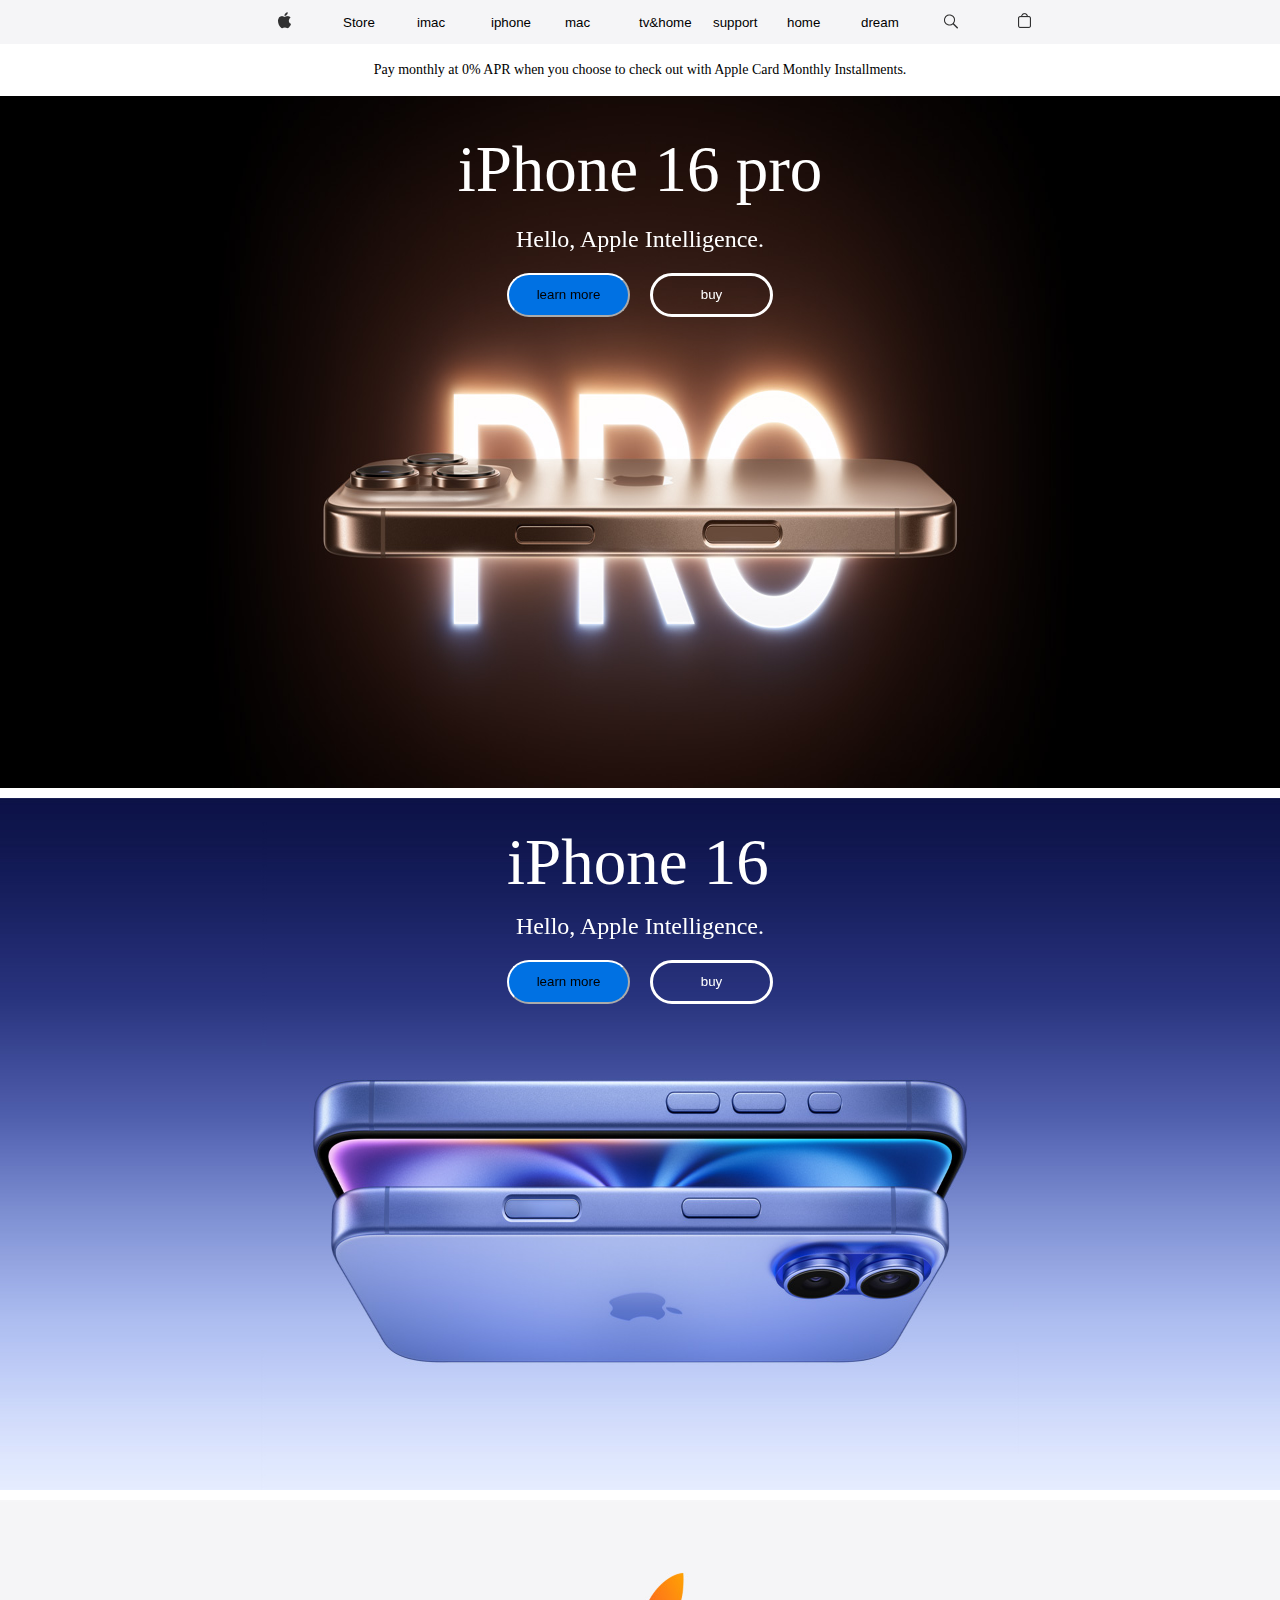
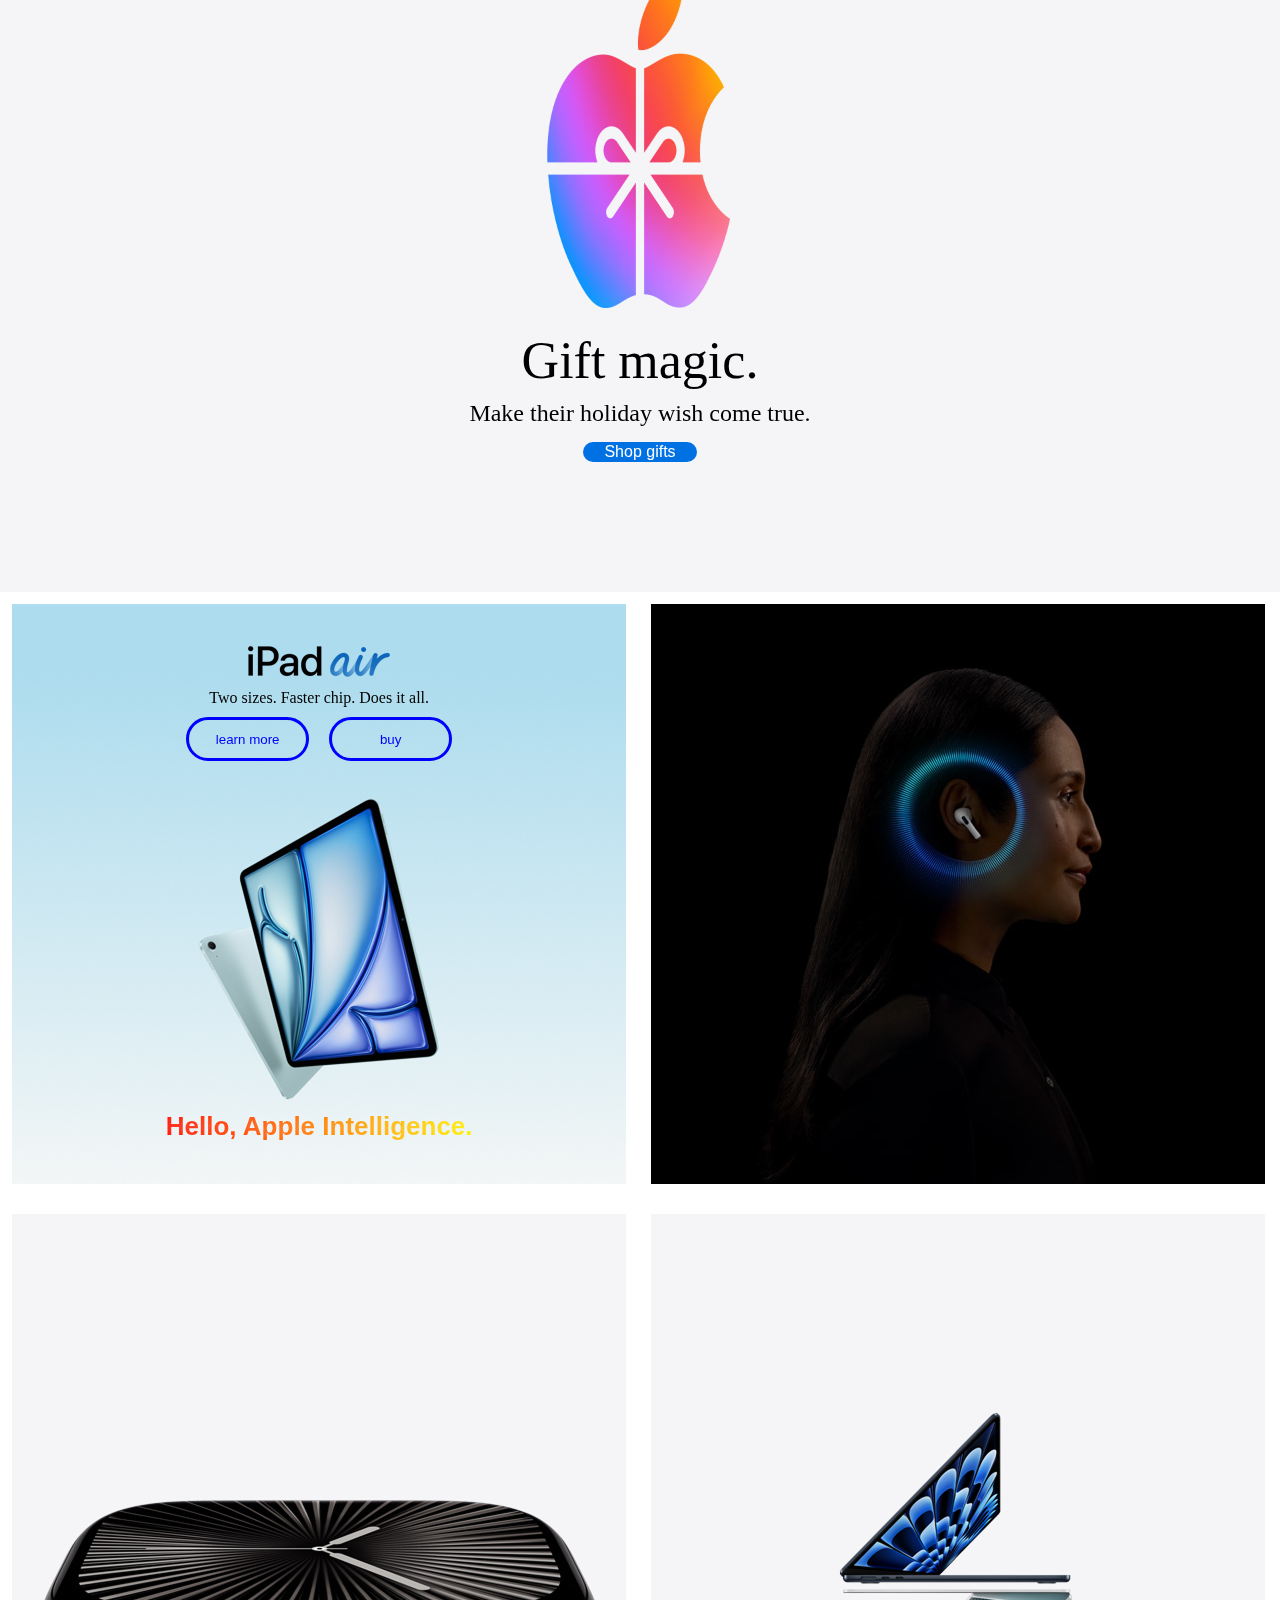
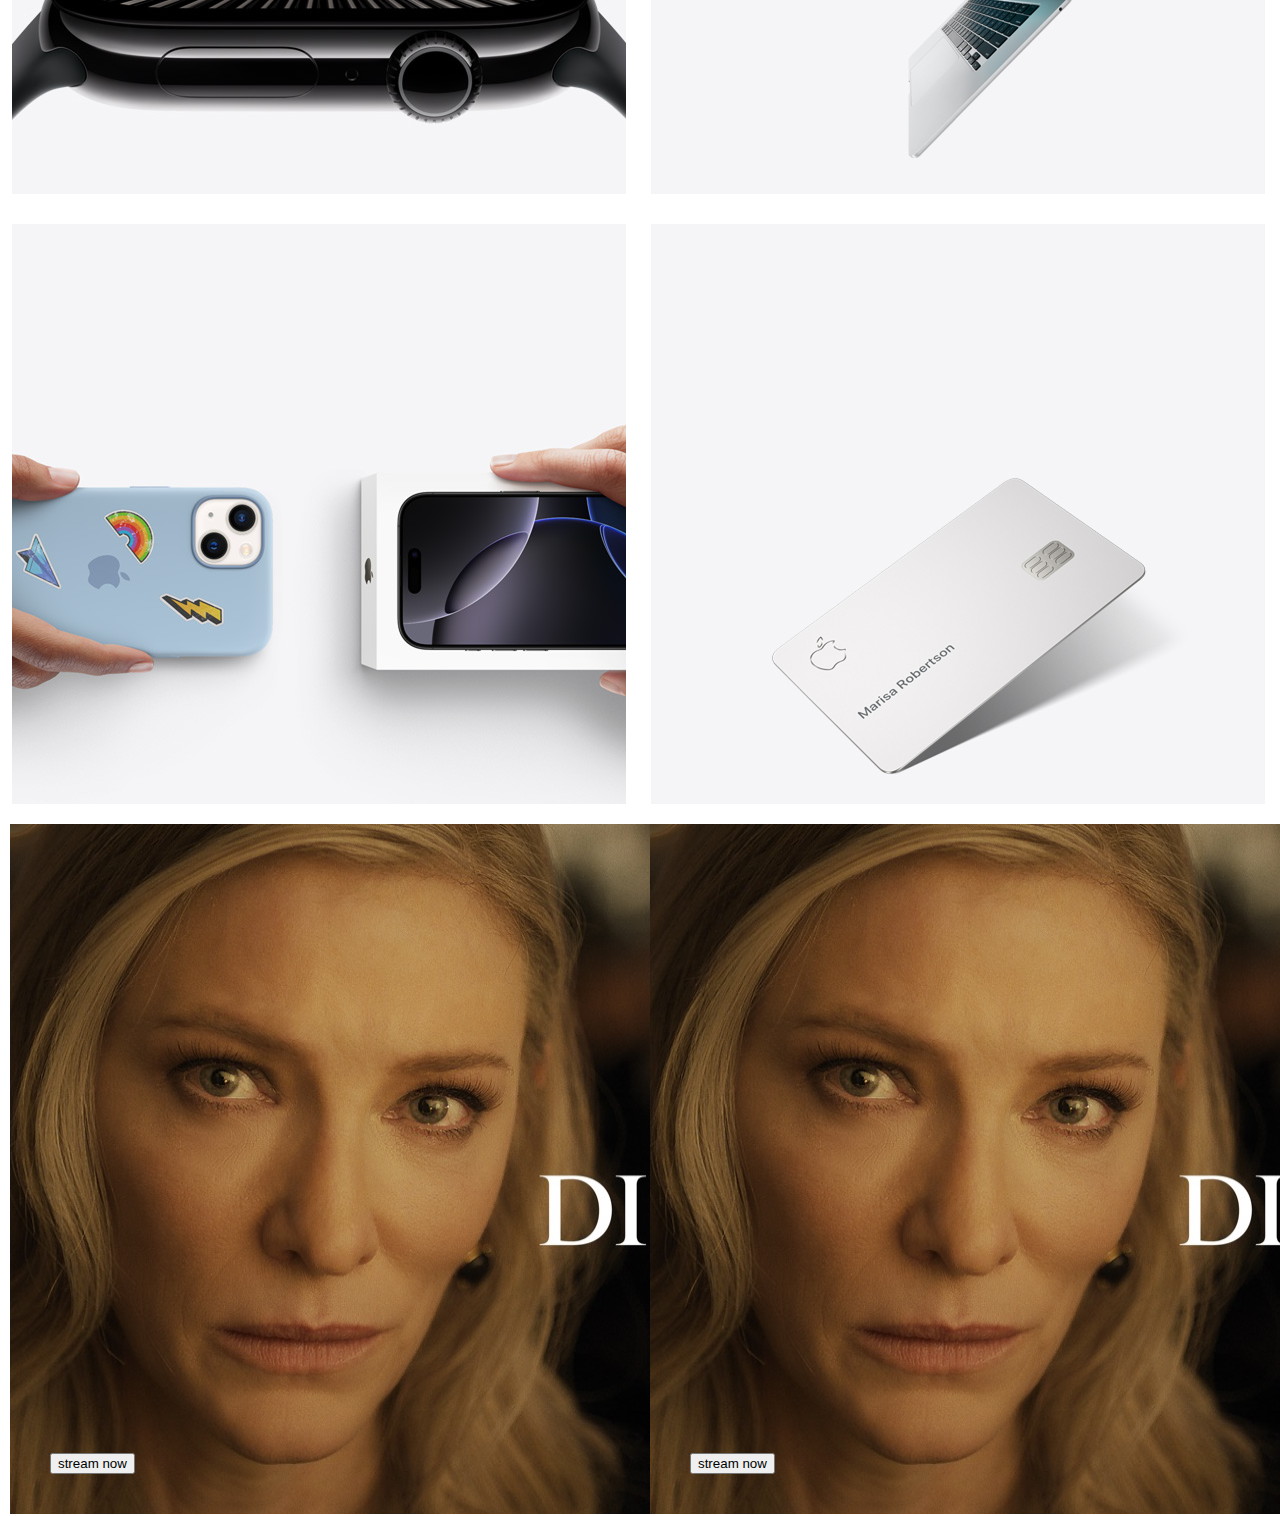
<file: apple.html>
<!DOCTYPE html>
<html lang="en">

<head>
    <meta charset="UTF-8">
    <meta name="viewport" content="width=device-width, initial-scale=1.0">
    <title>appstore</title>
    <link rel="stylesheet" href="style.css">
    <a href="store.html"> </a>
</head>

<body>

    <div class="navbar">
        <button class="button"><img src="images/Item → Link - Apple.png" alt=""> </button>
        <button class="button">Store</button>
        <button class="button">imac</button>
        <button class="button">iphone</button>
        <button class="button">mac</button>
        <button class="button">tv&home</button>
        <button class="button">support</button>
        <button class="button">home</button>
        <button class="button">dream</button>
        <button class="button"> <img src="images/Item → Button - Search apple.com.png" alt=""></button>
        <button class="button"><img src="images/Item.png" alt=""></button>
    </div>



    <div class="navbar2">
        Pay monthly at 0% APR when you choose to check out with Apple Card Monthly Installments.
    </div>


    <div class="hero-bar">
        <img class="hero-image" src="images/hero1.png" alt="">
        <div class="hero.word.type">
            <p class="hero-word"> iPhone 16 pro</p>
            <p class="hero-word2">Hello, Apple Intelligence.</p>
            <div class="hero-button">
                <button class="button-style1">learn more</button>
                <button class="button-style2"> buy</button>
            </div>
        </div>

    </div>

    <div class="hero-bar2">
        <img class="hero-image" src="images/i phone 16.png" alt="">
        <div class="hero.word.type">
            <p class="hero-word"> iPhone 16</p>
            <p class="hero-word2">Hello, Apple Intelligence.</p>
            <div class="hero-button">
                <button class="button-style1">learn more</button>
                <button class="button-style2"> buy</button>
            </div>
        </div>

    </div>

    <div class="hero-bar3">
        <img class="hero-image" src="images/Figure.png" alt="">
        <div class="shop-word">
            <p class="s-word">Gift magic.</p>
            <p class="s-word2">Make their holiday wish come true.</p>
            <button class="s-button"> Shop gifts</button>
        </div>
    </div>



    <div class="hub-container">

        <div class="hub-image">
            <img class="hub" src="images/Figure1.png" alt="">
            <div style="display: flex;
            justify-content: center;
            align-items: center;
            flex-direction: column; margin-top: 40px;">
                <div>
                    <img src="images/Heading 3.png" alt="">
                    <p style="margin-top: 8px;">Two sizes. Faster chip. Does it all.</p>
                </div>
                <div style="display: flex; flex-direction: row; margin-top: 10px; gap: 20px;"> <button
                        class="button-style3">learn
                        more</button>
                    <button class="button-style3"> buy</button>
                </div>

                <p class="rainbow-text">Hello, Apple Intelligence.</p>




            </div>
        </div>


        <div class="hub-image"> <img src="images/Figure2.png" alt=""></div>
        <div class="hub-image"> <img src="images/Figure3.png" alt=""></div>
        <div class="hub-image"> <img src="images/Figure4.png" alt=""></div>
        <div class="hub-image"> <img src="images/Figure5.png" alt=""></div>
        <div class="hub-image"> <img src="images/Figure6.png" alt=""></div>

    </div>



    <div style="width: 100vw;
    height: 692px;
    overflow-x: scroll;
    display: flex;
    flex-direction: row;">


        <div
            style="position: relative; width: 1250px; height: 690px; left: 10px; display: flex; align-items: end; padding-bottom: 40px;">
            <img style="width: 1250px;height: 690px; position: absolute; z-index: -1; 

            " src="images/MER BIG.jpg" alt="">

            <div style=" display: flex; padding-left: 40px; padding-bottom: 40px;">
                <button>
                    stream now
                </button>
            </div>
        </div>

        <div
            style="position: relative; width: 1250px; height: 690px; left: 10px; display: flex; align-items: end; padding-bottom: 40px;">
            <img style="width: 1250px;height: 690px; position: absolute; z-index: -1; 

            " src="images/MER BIG.jpg" alt="">

            <div style=" display: flex; padding-left: 40px; padding-bottom: 40px;">
                <button>
                    stream now
                </button>
            </div>
        </div>


    </div>





















</body>

</html>
</file>
<file: style.css>
* {
    margin: 0%;
}

.navbar {
    width: 100vw;
    height: 44px;
    display: flex;

    justify-content: center;
    background-color: #f5f5f7;
    align-items: center;
    gap: 60px;
}

.button {

    width: 14px;

    background-color: transparent;
    border: none;
    display: flex;
    gap: 24px;
}

.navbar2 {
    width: 100vw;
    height: 52px;
    display: flex;
    font-size: 14px;

    justify-content: center;
    background-color: #FFFFFF;
    align-items: center;
    gap: 60px;
}

.hero-bar {
    width: 100vw;
    height: 692px;
    position: relative;
    display: flex;
    justify-content: center;



}

.hero-bar2 {
    width: 100vw;
    height: 692px;
    position: relative;
    display: flex;
    justify-content: center;
    margin-top: 10px;



}


.hero-image {
    width: 100vw;
    height: 692px;
    position: absolute;
    z-index: -1;
}

.hero.word.type {

    display: flex;
    align-items: center;
    justify-content: center;
    width: 475px;
    height: 172px;


}

.hero-word {

    font-size: 65px;
    color: white;
    margin-top: 10%;

}

.hero-word2 {

    font-size: 24px;
    color: white;
    margin-top: 5%;
    display: flex;
    justify-content: center;

}

.hero-button {
    display: flex;
    justify-content: center;
    flex-direction: row;
    margin-top: 20px;
    gap: 20px;
}

.button-style1 {
    width: 123px;
    height: 44px;
    border-radius: 999px;
    cursor: pointer;
    background-color: #0071E3;
    border-color: white;
}

.button-style2 {
    width: 123px;
    height: 44px;
    border: solid;
    background-color: transparent;
    border-color: white;
    color: white;
    border-radius: 999px;
    cursor: pointer;

}

.button-style3 {
    width: 123px;
    height: 44px;
    border: solid;
    background-color: transparent;
    border-color: blue;
    color: blue;
    border-radius: 999px;
    cursor: pointer;

}

.hero-bar3 {
    width: 100vw;
    height: 692px;
    position: relative;
    display: flex;
    justify-content: center;
    align-items: center;
    margin-top: 10px;



}


.shop-word {
    display: flex;
    justify-content: center;
    flex-direction: column;
    align-items: center;
    width: 405px;
    height: 105px;
}

.s-word {
    font-size: 52px;
    margin-top: 300px;
}

.s-word2 {
    font-size: 24px;
    margin-top: 10px;
}


.s-button {

    font-size: 16px;
    border-radius: 999px;
    margin-top: 15px;
    background-color: #0071E3;
    color: white;
    border: none;
    width: 114px;
    height: 44px;

}

.hub-container {
    display: grid;
    grid-template-columns: repeat(2, 3fr);
    gap: 10px;
    margin-top: 12px;
    margin-left: 12px;
}

.hub-image {

    overflow: hidden;
    display: flex;
    flex-direction: column;
    align-items: center;
    text-align: center;
    padding-bottom: 20px;
    width: 48vw;
    position: relative;
}

.hub {
    position: absolute;
    z-index: -1;
}

.rainbow-text {
    font-size: 26px;
    margin-top: 330px;
    font-weight: 800;
    font-family: -apple-system, BlinkMacSystemFont, 'Segoe UI', Roboto, sans-serif;
    background: linear-gradient(90deg,
            #ff0000, #ff8000,
            #ffff00, #80ff00,
            #00ff00, #00ff80,
            #00ffff, #0080ff,
            #0000ff, #8000ff,
            #ff00ff, #ff0080,
            #ff0000);
    -webkit-background-clip: text;
    background-clip: text;
    color: transparent;
    text-align: center;
    background-size: 600% 100%;
    animation: rainbow 8s linear infinite;
    text-shadow: 0 0 10px rgba(255, 255, 255, 0.3);
    padding: 20px;
}

@keyframes rainbow {
    0% {
        background-position: 0% 50%;
    }

    100% {
        background-position: 100% 50%;
    }
}


.scroll {
    position: relative;
    margin-top: 5px;
    margin-left: 10px;
    width: 100vw;
    display: flex;
    overflow-x: scroll;
    gap: 10px;


}


.scroll-hub {

    position: relative;
    height: 668px;
    width: 1250px;
    display: flex;
    justify-content: center;
    align-items: center;

}


.scroll-image {
    position: absolute;
    z-index: -1;
    height: 692px;
    width: 1600px
}



@media only screen and (max-width: 767px) {
    .navbar .button {
        display: none;
    }


    .hero-bar {
        align-items: end;
    }
}
</file>
